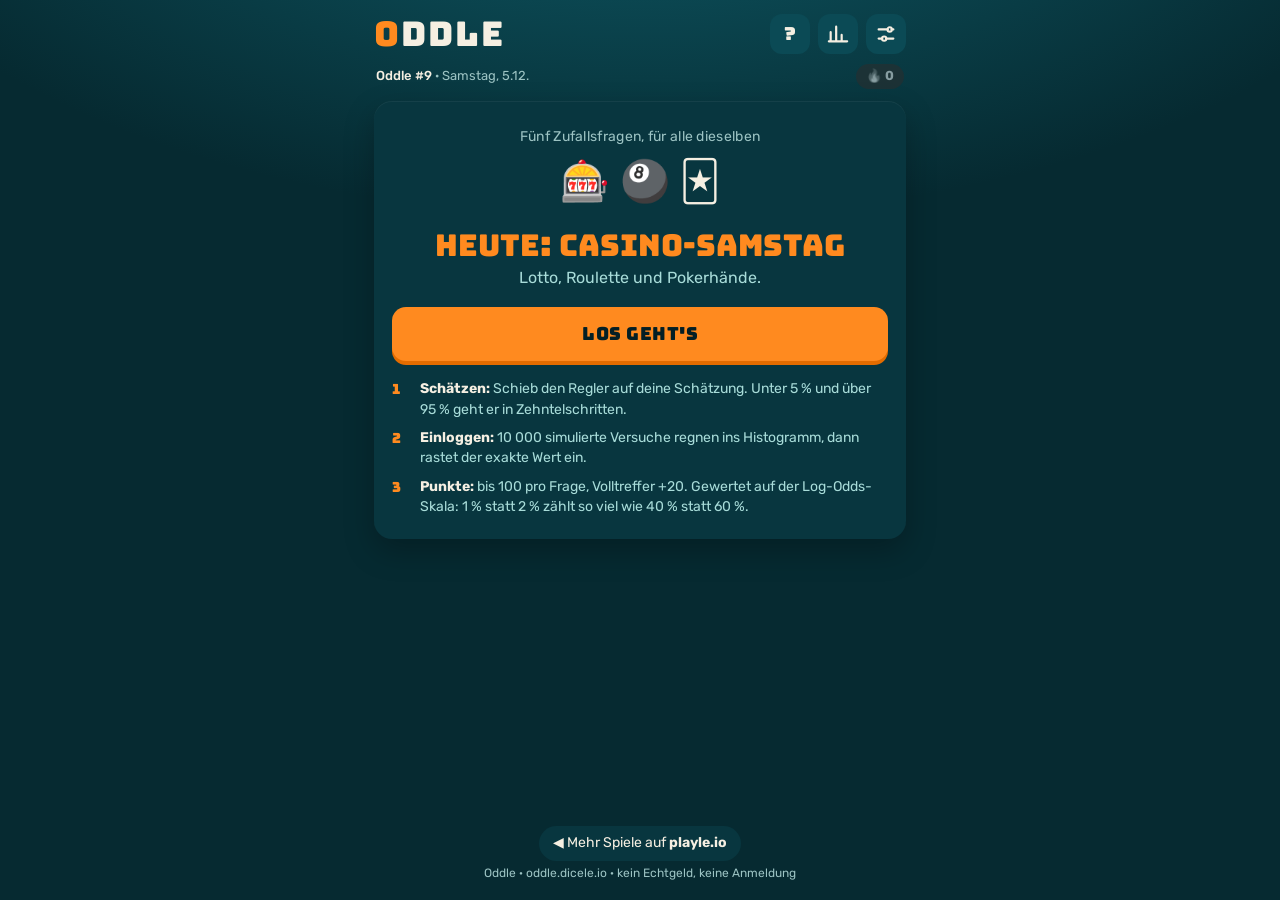
<file: index.html>
<!doctype html>
<html lang="de">
<head>
  <meta charset="utf-8">
  <meta name="viewport" content="width=device-width, initial-scale=1, viewport-fit=cover">
  <title>Oddle – Schätz die Chance</title>
  <meta name="description" content="Das tägliche Schätzspiel über Wahrscheinlichkeiten: fünf Zufallsfragen am Tag, ein Regler, 10 000 simulierte Würfe.">
  <meta name="theme-color" content="#08363f">
  <meta property="og:title" content="Oddle – Schätz die Chance">
  <meta property="og:description" content="Fünf Zufallsfragen am Tag. Wie gut ist dein Bauchgefühl für Wahrscheinlichkeiten?">
  <link rel="icon" href="data:image/svg+xml,%3Csvg xmlns='http://www.w3.org/2000/svg' viewBox='0 0 64 64'%3E%3Crect width='64' height='64' rx='14' fill='%230b4a55'/%3E%3Ccircle cx='32' cy='32' r='19' fill='none' stroke='%23ff8a1f' stroke-width='8'/%3E%3Ccircle cx='32' cy='32' r='5' fill='%23f5efe2'/%3E%3C/svg%3E">
  <link rel="preconnect" href="https://fonts.googleapis.com">
  <link rel="preconnect" href="https://fonts.gstatic.com" crossorigin>
  <link href="https://fonts.googleapis.com/css2?family=Bungee&family=Rubik:wght@400;500;700&display=swap" rel="stylesheet">
  <link rel="stylesheet" href="css/style.css?v=1">
  <script defer src="js/questions.js?v=1"></script>
  <script defer src="js/sim.js?v=1"></script>
  <script defer src="js/app.js?v=1"></script>
</head>
<body>
<div class="wrap">
  <header class="top">
    <h1 class="logo" aria-label="Oddle"><span class="logo-o">O</span>DDLE</h1>
    <div class="top-btns">
      <button class="icon-btn" id="btn-help" aria-label="Spielregeln">?</button>
      <button class="icon-btn" id="btn-stats" aria-label="Statistik">
        <svg viewBox="0 0 24 24" aria-hidden="true"><path d="M4 20V10M10 20V4M16 20v-7M22 20H2" fill="none" stroke="currentColor" stroke-width="2.4" stroke-linecap="round"/></svg>
      </button>
      <button class="icon-btn" id="btn-settings" aria-label="Einstellungen">
        <svg viewBox="0 0 24 24" aria-hidden="true"><path d="M4 7h10M18 7h2M4 17h4M12 17h8" fill="none" stroke="currentColor" stroke-width="2.4" stroke-linecap="round"/><circle cx="16" cy="7" r="2.4" fill="none" stroke="currentColor" stroke-width="2.2"/><circle cx="10" cy="17" r="2.4" fill="none" stroke="currentColor" stroke-width="2.2"/></svg>
      </button>
    </div>
  </header>

  <div class="strip" id="strip"></div>

  <main id="app" class="app" aria-live="polite"></main>

  <footer class="foot">
    <a href="https://www.playle.io" class="playle">◀ Mehr Spiele auf <b>playle.io</b></a>
    <span>Oddle · oddle.dicele.io · kein Echtgeld, keine Anmeldung</span>
  </footer>
</div>

<div class="modal" id="modal" hidden>
  <div class="modal-card" role="dialog" aria-modal="true" aria-labelledby="modal-title">
    <button class="modal-x" id="modal-x" aria-label="Schliessen">×</button>
    <h2 id="modal-title"></h2>
    <div id="modal-body"></div>
  </div>
</div>

<div class="toast" id="toast" role="status" hidden></div>
<canvas id="confetti" class="confetti" aria-hidden="true"></canvas>
<div id="dev" class="dev" hidden></div>
<noscript>Oddle braucht JavaScript.</noscript>
</body>
</html>
</file>
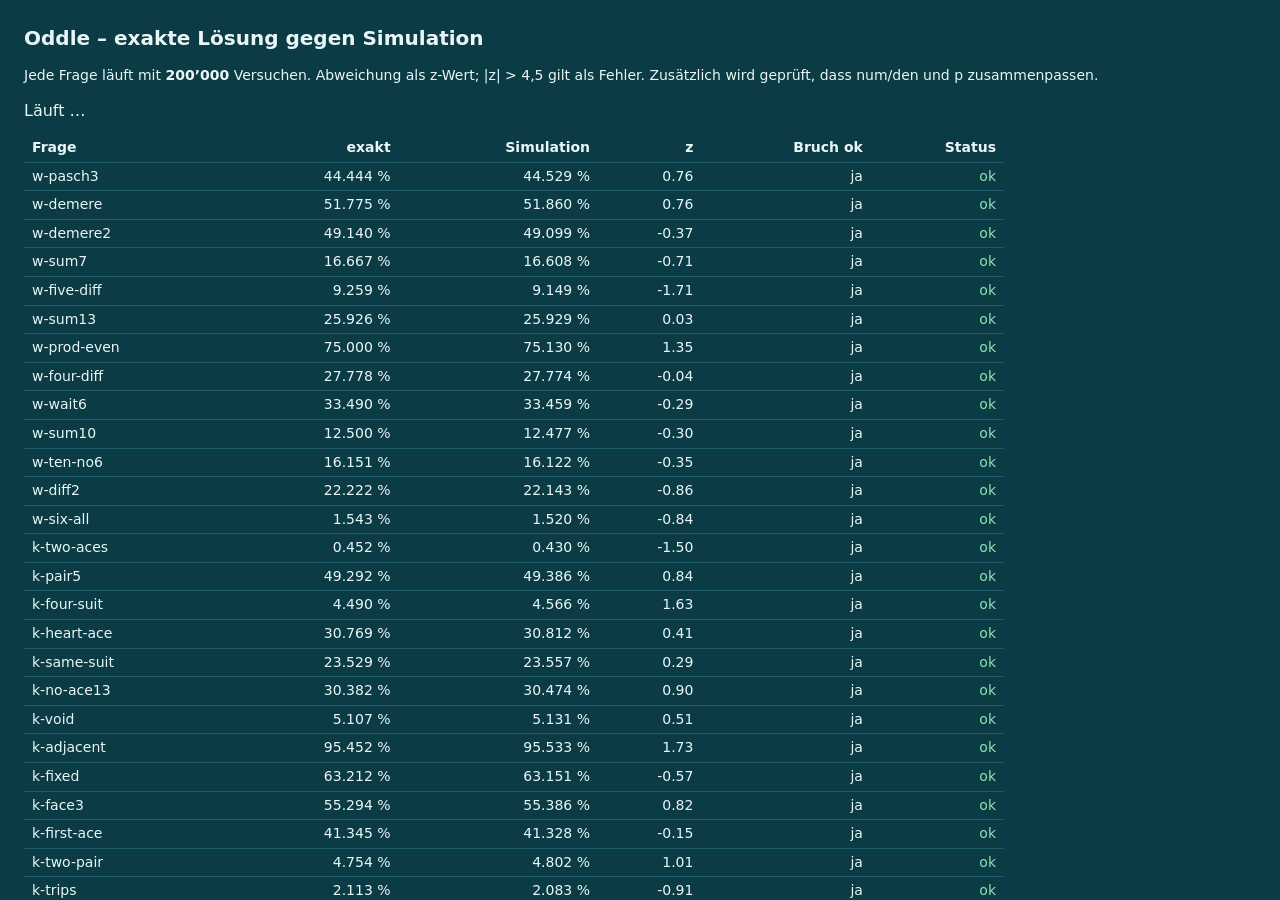
<file: tools/check.html>
<!doctype html>
<html lang="de">
<head>
<meta charset="utf-8">
<title>Oddle – Fragenprüfung</title>
<style>
  body { font: 14px/1.4 system-ui, sans-serif; margin: 24px; background: #0b3b44; color: #eaf6f6; }
  h1 { font-size: 20px; }
  table { border-collapse: collapse; width: 100%; max-width: 980px; }
  th, td { padding: 4px 8px; border-bottom: 1px solid #1d5c66; text-align: right; }
  th:first-child, td:first-child { text-align: left; }
  .bad { background: #7a1f1f; }
  .ok { color: #8fe3b0; }
  #sum { font-size: 16px; margin: 12px 0; }
</style>
</head>
<body>
<h1>Oddle – exakte Lösung gegen Simulation</h1>
<p>Jede Frage läuft mit <b id="n"></b> Versuchen. Abweichung als z-Wert; |z| &gt; 4,5 gilt als Fehler. Zusätzlich wird geprüft, dass num/den und p zusammenpassen.</p>
<div id="sum">Läuft …</div>
<table id="t"><thead><tr><th>Frage</th><th>exakt</th><th>Simulation</th><th>z</th><th>Bruch ok</th><th>Status</th></tr></thead><tbody></tbody></table>
<script src="../js/sim.js"></script>
<script src="../js/questions.js"></script>
<script>
const N = +(new URLSearchParams(location.search).get('n') || 200000);
document.getElementById('n').textContent = N.toLocaleString('de-CH');
const tb = document.querySelector('#t tbody');
const qs = ODDLE_QUESTIONS;
let bad = 0, i = 0;
window.oddleCheck = { done: false, bad: 0, rows: [] };

function fracOk(q) {
  // num/den mit BigInt auf 12 Stellen auswerten
  const num = BigInt(q.num), den = BigInt(q.den);
  const scaled = Number((num * 10n ** 12n) / den) / 1e12;
  return Math.abs(scaled - q.p) < 1e-9;
}

function step() {
  if (i >= qs.length) {
    document.getElementById('sum').textContent =
      `${qs.length} Fragen geprüft, ${bad} Auffälligkeiten.`;
    window.oddleCheck.done = true; window.oddleCheck.bad = bad;
    return;
  }
  const q = qs[i++];
  const r = OddleSim.run(q.sim, N, 100);
  const est = r.hits / r.trials;
  const sd = Math.sqrt(q.p * (1 - q.p) / r.trials);
  const z = (est - q.p) / sd;
  const fo = fracOk(q);
  const fail = Math.abs(z) > 4.5 || !fo || r.trials < N * 0.99;
  if (fail) bad++;
  window.oddleCheck.rows.push({ id: q.id, p: q.p, est, z, fo, fail });
  const tr = document.createElement('tr');
  if (fail) tr.className = 'bad';
  tr.innerHTML = `<td>${q.id}</td><td>${(q.p * 100).toFixed(3)} %</td><td>${(est * 100).toFixed(3)} %</td>` +
    `<td>${z.toFixed(2)}</td><td>${fo ? 'ja' : 'NEIN'}</td><td class="${fail ? '' : 'ok'}">${fail ? 'FEHLER' : 'ok'}</td>`;
  tb.appendChild(tr);
  setTimeout(step, 0);
}
step();
</script>
</body>
</html>
</file>
<file: css/style.css>
:root {
  --p-950: #041f25;
  --p-900: #062a31;
  --p-800: #08363f;
  --p-700: #0b4a55;
  --p-600: #0f5f6c;
  --p-500: #1a7683;
  --p-400: #2f8f9b;
  --p-200: #a8dcd9;
  --cream: #f5efe2;
  --muted: #9cc3c3;
  --orange: #ff8a1f;
  --orange-d: #e36c00;
  --orange-l: #ffb46b;
  --green: #4fd18b;
  --yellow: #ffd24a;
  --red: #ff6b5e;
  --radius: 18px;
  --title: 'Bungee', 'Arial Black', sans-serif;
  --body: 'Rubik', system-ui, -apple-system, 'Segoe UI', sans-serif;
}

* { box-sizing: border-box; }
html, body { margin: 0; }
body {
  background:
    radial-gradient(1200px 600px at 50% -200px, var(--p-600), transparent 70%),
    var(--p-900);
  color: var(--cream);
  font-family: var(--body);
  font-size: 16px;
  line-height: 1.45;
  min-height: 100vh;
  -webkit-tap-highlight-color: transparent;
}
button { font: inherit; color: inherit; cursor: pointer; }
button:focus-visible, input:focus-visible, summary:focus-visible { outline: 3px solid var(--orange); outline-offset: 2px; }

.wrap { max-width: 560px; margin: 0 auto; padding: 0 14px calc(18px + env(safe-area-inset-bottom)); min-height: 100vh; display: flex; flex-direction: column; }

/* ---------- Kopf ---------- */
.top { display: flex; align-items: center; justify-content: space-between; padding: 14px 0 6px; }
.logo { font-family: var(--title); font-weight: 400; font-size: 34px; letter-spacing: 2px; margin: 0; line-height: 1; }
.logo-o { color: var(--orange); display: inline-block; animation: wobble 6s ease-in-out infinite; }
@keyframes wobble { 0%, 90%, 100% { transform: rotate(0); } 93% { transform: rotate(-14deg); } 96% { transform: rotate(10deg); } }
.top-btns { display: flex; gap: 8px; }
.icon-btn {
  width: 40px; height: 40px; border-radius: 12px; border: 0;
  background: var(--p-700); font-family: var(--title); font-size: 18px;
  display: grid; place-items: center; transition: background .15s, transform .1s;
}
.icon-btn:hover { background: var(--p-600); }
.icon-btn:active { transform: scale(.94); }
.icon-btn svg { width: 22px; height: 22px; }

.strip { display: flex; align-items: center; justify-content: space-between; gap: 10px; font-size: 13px; color: var(--muted); padding: 4px 2px 12px; min-height: 30px; }
.strip b { color: var(--cream); font-weight: 500; }
.flame { display: inline-flex; align-items: center; gap: 4px; background: var(--p-800); padding: 3px 10px; border-radius: 99px; color: var(--cream); font-weight: 700; }
.flame.off { opacity: .55; filter: grayscale(1); }

.app { flex: 1; }

/* ---------- Karten / Grundbausteine ---------- */
.card { background: var(--p-800); border-radius: var(--radius); padding: 18px; box-shadow: 0 1px 0 rgba(255,255,255,.05) inset, 0 12px 30px rgba(0,0,0,.25); }
.card + .card { margin-top: 12px; }
.title { font-family: var(--title); font-weight: 400; }

.btn {
  display: inline-flex; align-items: center; justify-content: center; gap: 8px;
  border: 0; border-radius: 14px; padding: 14px 22px;
  font-family: var(--title); font-size: 18px; letter-spacing: .5px;
  background: var(--orange); color: var(--p-950);
  box-shadow: 0 4px 0 var(--orange-d);
  transition: transform .08s, box-shadow .08s, background .15s;
}
.btn:hover { background: #ff9838; }
.btn:active { transform: translateY(3px); box-shadow: 0 1px 0 var(--orange-d); }
.btn:disabled { opacity: .5; cursor: default; transform: none; }
.btn.block { width: 100%; }
.btn.ghost { background: var(--p-700); color: var(--cream); box-shadow: 0 4px 0 var(--p-950); }
.btn.ghost:hover { background: var(--p-600); }
.btn.small { font-size: 14px; padding: 9px 14px; border-radius: 11px; }

.chip { display: inline-flex; align-items: center; gap: 6px; font-size: 13px; font-weight: 500; background: var(--p-700); padding: 4px 11px; border-radius: 99px; }
.chip.orange { background: var(--orange); color: var(--p-950); }

/* ---------- Start ---------- */
.intro { text-align: center; padding: 26px 18px 22px; }
.intro .kicker { color: var(--muted); font-size: 14px; letter-spacing: .3px; }
.intro .theme { font-family: var(--title); font-size: 30px; line-height: 1.1; margin: 6px 0 4px; color: var(--orange); }
.intro .theme-sub { color: var(--p-200); margin: 0 auto 18px; max-width: 34ch; }
.intro .icons { font-size: 40px; display: flex; justify-content: center; gap: 10px; margin: 6px 0 18px; }
.intro .icons span { display: inline-block; animation: bob 2.4s ease-in-out infinite; }
.intro .icons span:nth-child(2) { animation-delay: .3s; }
.intro .icons span:nth-child(3) { animation-delay: .6s; }
@keyframes bob { 50% { transform: translateY(-8px) rotate(6deg); } }
.intro .rules { list-style: none; padding: 0; margin: 18px 0 0; display: grid; gap: 8px; text-align: left; font-size: 14px; color: var(--p-200); }
.intro .rules li { display: flex; gap: 10px; align-items: flex-start; }
.intro .rules b { color: var(--cream); }
.intro .rules .n { font-family: var(--title); color: var(--orange); width: 18px; flex: none; }

/* ---------- Frage ---------- */
.progress { display: flex; gap: 6px; margin-bottom: 12px; }
.progress i { flex: 1; height: 8px; border-radius: 99px; background: var(--p-700); position: relative; overflow: hidden; }
.progress i.cur { background: var(--p-500); }
.progress i.cur::after { content: ''; position: absolute; inset: 0; background: linear-gradient(90deg, transparent, rgba(255,255,255,.35), transparent); animation: shimmer 1.6s infinite; }
@keyframes shimmer { from { transform: translateX(-100%); } to { transform: translateX(100%); } }
.progress i.s5 { background: var(--green); }
.progress i.s4 { background: #9bd96a; }
.progress i.s3 { background: var(--yellow); }
.progress i.s2 { background: var(--orange); }
.progress i.s1 { background: var(--red); }
.progress i.s6 { background: linear-gradient(90deg, var(--orange), var(--yellow), var(--green)); }

.qhead { display: flex; justify-content: space-between; align-items: center; margin-bottom: 10px; }
.qno { font-family: var(--title); font-size: 14px; color: var(--muted); }

.scene { height: 112px; border-radius: 14px; background: radial-gradient(circle at 50% 120%, var(--p-600), var(--p-900) 80%); display: flex; align-items: center; justify-content: center; flex-wrap: wrap; gap: 8px; padding: 10px; cursor: pointer; overflow: hidden; position: relative; user-select: none; }
.scene::after { content: '↻'; position: absolute; right: 9px; bottom: 5px; font-size: 13px; color: var(--muted); opacity: .6; }
.qtext { font-size: 19px; font-weight: 500; line-height: 1.35; margin: 14px 2px 6px; }

/* Würfel */
.die { width: 46px; height: 46px; background: var(--cream); border-radius: 10px; display: grid; grid-template: repeat(3, 1fr) / repeat(3, 1fr); padding: 7px; box-shadow: inset 0 -4px 0 #d8cfbb, 0 4px 10px rgba(0,0,0,.35); }
.die.sm { width: 32px; height: 32px; padding: 5px; border-radius: 7px; box-shadow: inset 0 -3px 0 #d8cfbb, 0 3px 6px rgba(0,0,0,.35); }
.die i { width: 100%; height: 100%; border-radius: 50%; background: var(--p-900); transform: scale(.8); visibility: hidden; }
.die i.on { visibility: visible; }
.die.six i.on { background: var(--orange-d); }
.die.rolling { animation: roll .25s linear infinite; }
@keyframes roll { 0% { transform: rotate(0) translateY(0); } 25% { transform: rotate(12deg) translateY(-6px); } 50% { transform: rotate(0) translateY(0); } 75% { transform: rotate(-12deg) translateY(-4px); } }

/* Münzen */
.coin { width: 40px; height: 40px; border-radius: 50%; background: radial-gradient(circle at 35% 30%, #ffe08a, #e0a526 60%, #b07a10); color: #6b4300; font-family: var(--title); font-size: 17px; display: grid; place-items: center; box-shadow: 0 3px 8px rgba(0,0,0,.35), inset 0 0 0 3px rgba(255,255,255,.25); }
.coin.sm { width: 30px; height: 30px; font-size: 13px; }
.coin.z { background: radial-gradient(circle at 35% 30%, #f1f1f1, #b9c3c6 60%, #7f8a8d); color: #3b4446; }
.coin.flip { animation: flip .9s ease-out; }
@keyframes flip { 0% { transform: translateY(0) rotateX(0); } 40% { transform: translateY(-34px) rotateX(900deg); } 100% { transform: translateY(0) rotateX(1800deg); } }

/* Karten */
.pcard { width: 44px; height: 62px; background: #fff; border-radius: 7px; color: #1d2326; font-weight: 700; font-size: 16px; display: flex; flex-direction: column; align-items: center; justify-content: center; line-height: 1; box-shadow: 0 4px 10px rgba(0,0,0,.35); animation: deal .5s cubic-bezier(.2,.9,.3,1.3) backwards; }
.pcard.red { color: #d23a2e; }
.pcard span { font-size: 20px; }
@keyframes deal { from { transform: translate(-120px, -40px) rotate(-30deg); opacity: 0; } }

/* Lotto */
.ball { width: 40px; height: 40px; border-radius: 50%; background: radial-gradient(circle at 35% 30%, #fff, #f5efe2 45%, #cfc6b0); color: var(--p-900); font-weight: 700; display: grid; place-items: center; box-shadow: 0 3px 8px rgba(0,0,0,.35); animation: pop .5s cubic-bezier(.2,.9,.3,1.5) backwards; }
.ball:nth-child(odd) { background: radial-gradient(circle at 35% 30%, #ffd9b3, var(--orange) 55%, var(--orange-d)); }
@keyframes pop { from { transform: scale(0) translateY(-30px); } }

/* Roulette */
.wheel { width: 92px; height: 92px; border-radius: 50%; position: relative; background: conic-gradient(#1f8a4c 0 9.7deg, #c9342a 9.7deg 19.4deg, #1d2326 19.4deg 29.1deg, #c9342a 29.1deg 38.8deg, #1d2326 38.8deg 48.5deg, #c9342a 48.5deg 58.2deg, #1d2326 58.2deg 67.9deg, #c9342a 67.9deg 77.6deg, #1d2326 77.6deg 87.3deg, #c9342a 87.3deg 97deg, #1d2326 97deg 106.7deg, #c9342a 106.7deg 116.4deg, #1d2326 116.4deg 126.1deg, #c9342a 126.1deg 135.8deg, #1d2326 135.8deg 145.5deg, #c9342a 145.5deg 155.2deg, #1d2326 155.2deg 164.9deg, #c9342a 164.9deg 174.6deg, #1d2326 174.6deg 184.3deg, #c9342a 184.3deg 194deg, #1d2326 194deg 203.7deg, #c9342a 203.7deg 213.4deg, #1d2326 213.4deg 223.1deg, #c9342a 223.1deg 232.8deg, #1d2326 232.8deg 242.5deg, #c9342a 242.5deg 252.2deg, #1d2326 252.2deg 261.9deg, #c9342a 261.9deg 271.6deg, #1d2326 271.6deg 281.3deg, #c9342a 281.3deg 291deg, #1d2326 291deg 300.7deg, #c9342a 300.7deg 310.4deg, #1d2326 310.4deg 320.1deg, #c9342a 320.1deg 329.8deg, #1d2326 329.8deg 339.5deg, #c9342a 339.5deg 349.2deg, #1d2326 349.2deg 360deg); box-shadow: 0 0 0 5px #6b4a22, 0 6px 14px rgba(0,0,0,.4); animation: spin 2.2s cubic-bezier(.15,.7,.3,1); }
.wheel::after { content: ''; position: absolute; inset: 30%; border-radius: 50%; background: radial-gradient(circle, #d9b36b, #8a6328); }
.wheel b { position: absolute; width: 9px; height: 9px; background: #fff; border-radius: 50%; top: 6px; left: calc(50% - 4.5px); z-index: 2; box-shadow: 0 1px 3px rgba(0,0,0,.5); }
@keyframes spin { from { transform: rotate(-1080deg); } }

/* Personen / Emoji */
.ppl { display: flex; flex-wrap: wrap; justify-content: center; gap: 2px 4px; max-width: 100%; }
.ppl span { font-size: 20px; line-height: 1.1; animation: pop .4s backwards; }
.ppl.dense span { font-size: 16px; }
.emo { font-size: 38px; display: inline-block; animation: hop .7s cubic-bezier(.2,.9,.3,1.4) backwards; }
.emo.sm { font-size: 28px; }
@keyframes hop { from { transform: translateY(40px) scale(.3); opacity: 0; } }

/* ---------- Regler ---------- */
.guess { margin-top: 10px; }
.gval { text-align: center; font-family: var(--title); font-size: 56px; line-height: 1; margin: 8px 0 2px; letter-spacing: 1px; font-variant-numeric: tabular-nums; }
.gval small { font-size: 28px; color: var(--orange); }
.gval.expert { color: var(--p-400); }
.gmode { text-align: center; font-size: 13px; color: var(--muted); min-height: 20px; }
.gmode .fine { color: var(--orange); font-weight: 700; }

.slider-row { display: flex; align-items: center; gap: 8px; margin-top: 6px; }
.step-btn { width: 40px; height: 40px; flex: none; border-radius: 12px; border: 0; background: var(--p-700); font-family: var(--title); font-size: 22px; line-height: 1; }
.step-btn:active { background: var(--p-600); transform: scale(.95); }
.track-wrap { position: relative; flex: 1; height: 54px; }
.track-inner { position: absolute; left: 17px; right: 17px; top: 0; bottom: 0; pointer-events: none; }
.track-bg { position: absolute; left: 0; right: 0; top: 20px; height: 14px; border-radius: 99px; background: linear-gradient(90deg, var(--p-950) 0 15%, var(--p-700) 15% 85%, var(--p-950) 85% 100%); overflow: hidden; }
.track-fill { position: absolute; left: 0; top: 0; bottom: 0; background: linear-gradient(90deg, var(--orange-d), var(--orange)); border-radius: 99px 0 0 99px; }
.track-hint { position: absolute; top: 14px; height: 26px; border-radius: 8px; border: 2px dashed var(--yellow); background: rgba(255,210,74,.12); pointer-events: none; }
.track-ticks { position: absolute; left: 0; right: 0; top: 38px; height: 16px; font-size: 11px; color: var(--muted); pointer-events: none; }
.track-ticks span { position: absolute; transform: translateX(-50%); white-space: nowrap; }
.track-ticks span::before { content: ''; position: absolute; left: 50%; top: -6px; width: 1px; height: 5px; background: var(--p-400); }
.range { position: absolute; inset: 0; width: 100%; margin: 0; background: transparent; -webkit-appearance: none; appearance: none; touch-action: none; cursor: pointer; }
.range::-webkit-slider-runnable-track { height: 54px; background: transparent; }
.range::-moz-range-track { height: 54px; background: transparent; }
.range::-webkit-slider-thumb { -webkit-appearance: none; box-sizing: border-box; width: 34px; height: 34px; margin-top: 10px; border-radius: 50%; background: var(--cream); border: 6px solid var(--orange); box-shadow: 0 4px 10px rgba(0,0,0,.45); }
.range::-moz-range-thumb { box-sizing: border-box; width: 34px; height: 34px; border-radius: 50%; background: var(--cream); border: 6px solid var(--orange); box-shadow: 0 4px 10px rgba(0,0,0,.45); }
.range:active::-webkit-slider-thumb { transform: scale(1.1); }

.actions { display: flex; gap: 10px; margin-top: 16px; }
.actions .btn { flex: 1; }
.actions .joker { flex: 0 0 auto; }
.hintline { margin-top: 10px; text-align: center; font-size: 14px; color: var(--yellow); min-height: 20px; }

/* ---------- Simulation ---------- */
.simbox { margin-top: 12px; }
.counter { display: flex; align-items: baseline; justify-content: space-between; gap: 10px; }
.counter .big { font-family: var(--title); font-size: 40px; line-height: 1; font-variant-numeric: tabular-nums; transition: color .3s; }
.counter .big.snap { animation: snap .45s cubic-bezier(.2,.9,.3,1.6); color: var(--cream); }
@keyframes snap { 0% { transform: scale(1); } 40% { transform: scale(1.25); } 100% { transform: scale(1); } }
.counter .n { font-size: 13px; color: var(--muted); text-align: right; font-variant-numeric: tabular-nums; }
.histo { width: 100%; height: 210px; display: block; margin-top: 8px; border-radius: 12px; background: var(--p-900); }
.simlegend { display: flex; gap: 14px; font-size: 12px; color: var(--muted); margin-top: 6px; flex-wrap: wrap; }
.simlegend i { display: inline-block; width: 10px; height: 10px; border-radius: 3px; margin-right: 5px; vertical-align: -1px; }

/* ---------- Auflösung ---------- */
.result { margin-top: 14px; animation: rise .45s cubic-bezier(.2,.9,.3,1.2); }
@keyframes rise { from { transform: translateY(16px); opacity: 0; } }
.pts { text-align: center; }
.pts .num { font-family: var(--title); font-size: 64px; line-height: 1; }
.pts .lbl { font-size: 14px; color: var(--muted); }
.pts .tags { display: flex; justify-content: center; gap: 6px; margin-top: 8px; flex-wrap: wrap; }
.bull { background: var(--yellow); color: var(--p-950); }
.cmp { display: grid; grid-template-columns: 1fr 1fr; gap: 8px; margin: 14px 0 6px; }
.cmp div { background: var(--p-900); border-radius: 12px; padding: 10px 12px; }
.cmp small { display: block; font-size: 12px; color: var(--muted); }
.cmp b { font-family: var(--title); font-weight: 400; font-size: 22px; }
.cmp .you b { color: var(--orange); }
.cmp .frac { font-size: 12px; color: var(--p-200); }
.verdict { text-align: center; color: var(--p-200); font-size: 14px; margin: 6px 0 10px; }
details.how { background: var(--p-900); border-radius: 12px; padding: 10px 14px; margin: 10px 0 14px; }
details.how summary { cursor: pointer; font-weight: 700; color: var(--orange-l); list-style: none; }
details.how summary::-webkit-details-marker { display: none; }
details.how summary::before { content: '▸ '; }
details.how[open] summary::before { content: '▾ '; }
details.how p { margin: 8px 0 2px; color: var(--p-200); font-size: 15px; }

/* ---------- Tagesergebnis ---------- */
.summary { text-align: center; }
.summary .no { color: var(--muted); font-size: 14px; }
.summary .total { font-family: var(--title); font-size: 72px; line-height: 1; margin: 6px 0 0; }
.summary .total small { font-size: 26px; color: var(--muted); }
.summary .emojis { font-size: 30px; letter-spacing: 4px; margin: 10px 0 4px; }
.summary .rank { margin: 6px 0 14px; color: var(--p-200); }
.qlist { list-style: none; padding: 0; margin: 14px 0; text-align: left; display: grid; gap: 6px; }
.qlist li { display: grid; grid-template-columns: 26px 1fr auto; gap: 8px; align-items: center; background: var(--p-900); padding: 8px 10px; border-radius: 10px; font-size: 14px; }
.qlist .t { color: var(--p-200); overflow: hidden; text-overflow: ellipsis; display: -webkit-box; -webkit-line-clamp: 2; -webkit-box-orient: vertical; }
.qlist .s { font-family: var(--title); font-size: 15px; }
.qlist .s small { display: block; font-family: var(--body); font-size: 11px; color: var(--muted); text-align: right; }
.next { margin-top: 14px; color: var(--muted); font-size: 14px; }
.next b { display: block; font-family: var(--title); font-weight: 400; font-size: 30px; color: var(--cream); font-variant-numeric: tabular-nums; }
.share-row { display: flex; gap: 10px; margin-top: 4px; }
.share-row .btn { flex: 1; }

/* ---------- Modal ---------- */
.modal { position: fixed; inset: 0; background: rgba(2,18,22,.72); display: flex; align-items: center; justify-content: center; padding: 16px; z-index: 50; animation: fade .2s; }
.modal[hidden] { display: none; }
@keyframes fade { from { opacity: 0; } }
.modal-card { background: var(--p-800); border-radius: 20px; width: 100%; max-width: 480px; max-height: calc(100vh - 32px); overflow: auto; padding: 22px 20px; position: relative; animation: rise .3s; }
.modal-card h2 { font-family: var(--title); font-weight: 400; margin: 0 0 12px; font-size: 24px; }
.modal-x { position: absolute; right: 12px; top: 10px; border: 0; background: transparent; font-size: 30px; line-height: 1; color: var(--muted); }
.modal-card p, .modal-card li { color: var(--p-200); font-size: 15px; }
.modal-card b { color: var(--cream); }
.modal-card ul { padding-left: 18px; }
.days { display: grid; grid-template-columns: auto 1fr; gap: 4px 12px; font-size: 14px; margin: 8px 0; }
.days span:nth-child(odd) { color: var(--orange); font-weight: 700; }
.stats-grid { display: grid; grid-template-columns: repeat(4, 1fr); gap: 8px; margin: 8px 0 16px; text-align: center; }
.stats-grid div { background: var(--p-900); border-radius: 12px; padding: 10px 4px; }
.stats-grid b { display: block; font-family: var(--title); font-weight: 400; font-size: 22px; }
.stats-grid small { font-size: 11px; color: var(--muted); }
.rankbar { height: 10px; border-radius: 99px; background: var(--p-900); overflow: hidden; margin: 6px 0 4px; }
.rankbar i { display: block; height: 100%; background: linear-gradient(90deg, var(--orange-d), var(--orange)); }
.badges { display: grid; grid-template-columns: 1fr 1fr; gap: 8px; }
.badge { background: var(--p-900); border-radius: 12px; padding: 10px; display: flex; gap: 10px; align-items: center; font-size: 13px; color: var(--muted); }
.badge .ic { font-size: 26px; filter: grayscale(1); opacity: .35; }
.badge.on { color: var(--cream); box-shadow: inset 0 0 0 2px var(--orange); }
.badge.on .ic { filter: none; opacity: 1; }
.badge b { display: block; color: inherit; font-size: 14px; }
.toggle { display: flex; justify-content: space-between; align-items: center; gap: 12px; padding: 12px 0; border-bottom: 1px solid var(--p-700); }
.toggle:last-child { border-bottom: 0; }
.toggle small { display: block; color: var(--muted); font-size: 13px; }
.switch { width: 52px; height: 30px; border-radius: 99px; border: 0; background: var(--p-950); position: relative; flex: none; transition: background .2s; }
.switch::after { content: ''; position: absolute; left: 4px; top: 4px; width: 22px; height: 22px; border-radius: 50%; background: var(--muted); transition: transform .2s, background .2s; }
.switch[aria-checked="true"] { background: var(--orange); }
.switch[aria-checked="true"]::after { transform: translateX(22px); background: var(--cream); }

/* ---------- Sonstiges ---------- */
.toast { position: fixed; left: 50%; bottom: 28px; transform: translateX(-50%); background: var(--cream); color: var(--p-950); font-weight: 700; padding: 10px 18px; border-radius: 12px; z-index: 60; box-shadow: 0 10px 30px rgba(0,0,0,.4); animation: rise .25s; }
.confetti { position: fixed; inset: 0; width: 100%; height: 100%; pointer-events: none; z-index: 70; }
.foot { margin-top: 22px; display: flex; flex-direction: column; align-items: center; gap: 4px; font-size: 12px; color: var(--muted); text-align: center; }
.playle { color: var(--cream); text-decoration: none; background: var(--p-800); padding: 7px 14px; border-radius: 99px; font-size: 14px; }
.playle:hover { background: var(--p-700); }
.dev { position: fixed; right: 8px; bottom: 8px; background: #000c; color: #fff; padding: 8px; border-radius: 10px; font-size: 12px; z-index: 80; display: flex; gap: 6px; flex-wrap: wrap; max-width: 300px; }
.dev[hidden] { display: none; }
.dev button { background: #333; border: 0; border-radius: 6px; padding: 4px 8px; color: #fff; }

.shake { animation: shake .4s; }
@keyframes shake { 25% { transform: translateX(-6px); } 75% { transform: translateX(6px); } }

@media (max-width: 400px) {
  .gval { font-size: 46px; }
  .qtext { font-size: 17px; }
  .pts .num { font-size: 54px; }
  .summary .total { font-size: 60px; }
  .stats-grid b { font-size: 18px; }
}
@media (prefers-reduced-motion: reduce) {
  *, *::before, *::after { animation-duration: .01ms !important; animation-iteration-count: 1 !important; }
}
</file>
